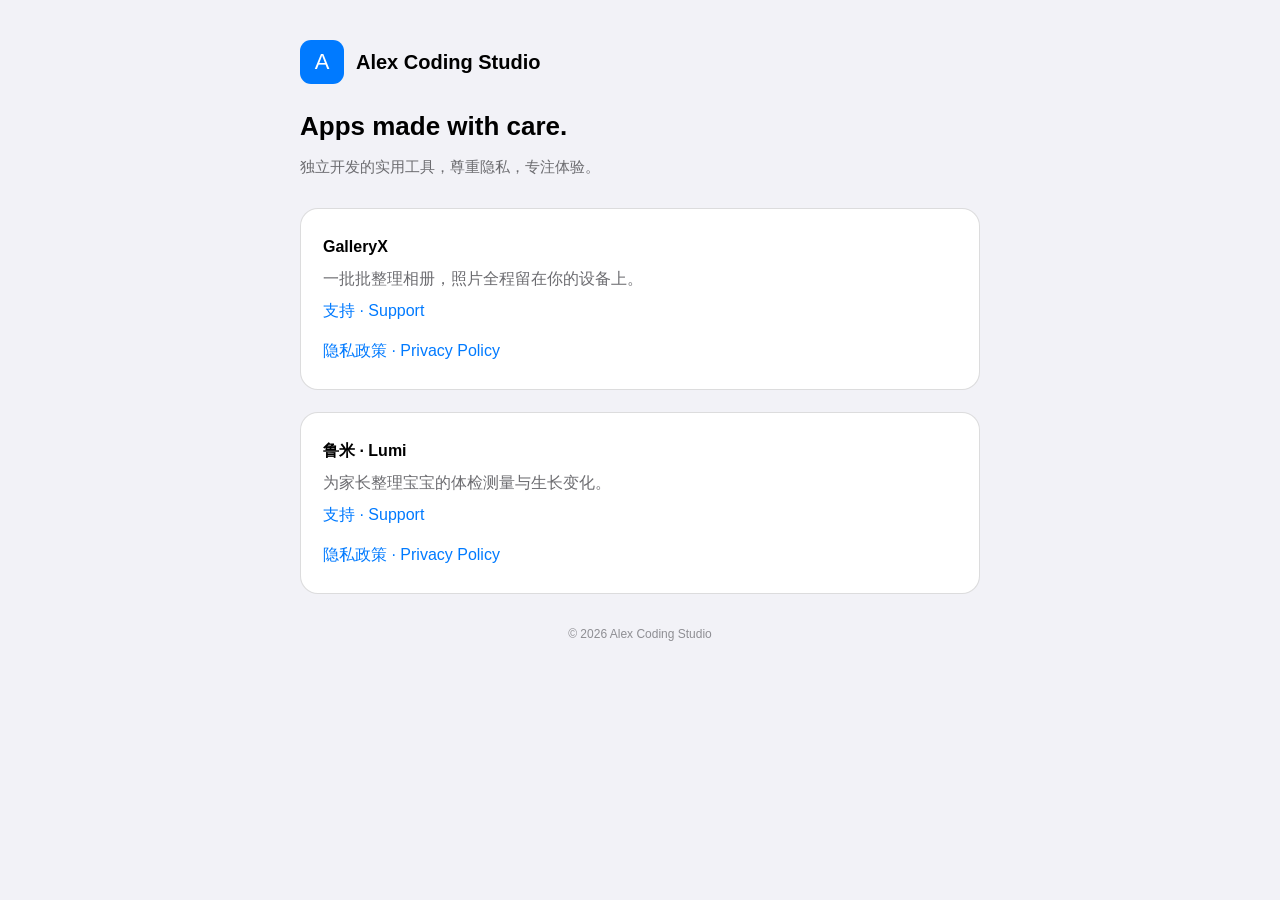
<file: index.html>
<!doctype html>
<html lang="zh">
<head>
  <meta charset="utf-8">
  <meta name="viewport" content="width=device-width, initial-scale=1">
  <title>Alex Coding Studio</title>
  <link rel="stylesheet" href="/assets/site.css">
</head>
<body>
  <main class="wrap">
    <div class="brand"><div class="mark">A</div><b>Alex Coding Studio</b></div>
    <h1>Apps made with care.</h1>
    <p class="sub">独立开发的实用工具，尊重隐私，专注体验。</p>

    <section class="card">
      <h2>GalleryX</h2>
      <p>一批批整理相册，照片全程留在你的设备上。</p>
      <div class="links">
        <a href="/galleryx/support/">支持 · Support</a>
        <a href="/galleryx/privacy/">隐私政策 · Privacy Policy</a>
      </div>
    </section>

    <section class="card">
      <h2>鲁米 · Lumi</h2>
      <p>为家长整理宝宝的体检测量与生长变化。</p>
      <div class="links">
        <a href="/lumi/support/">支持 · Support</a>
        <a href="/lumi/privacy/">隐私政策 · Privacy Policy</a>
      </div>
    </section>

    <footer>© 2026 Alex Coding Studio</footer>
  </main>
</body>
</html>
</file>
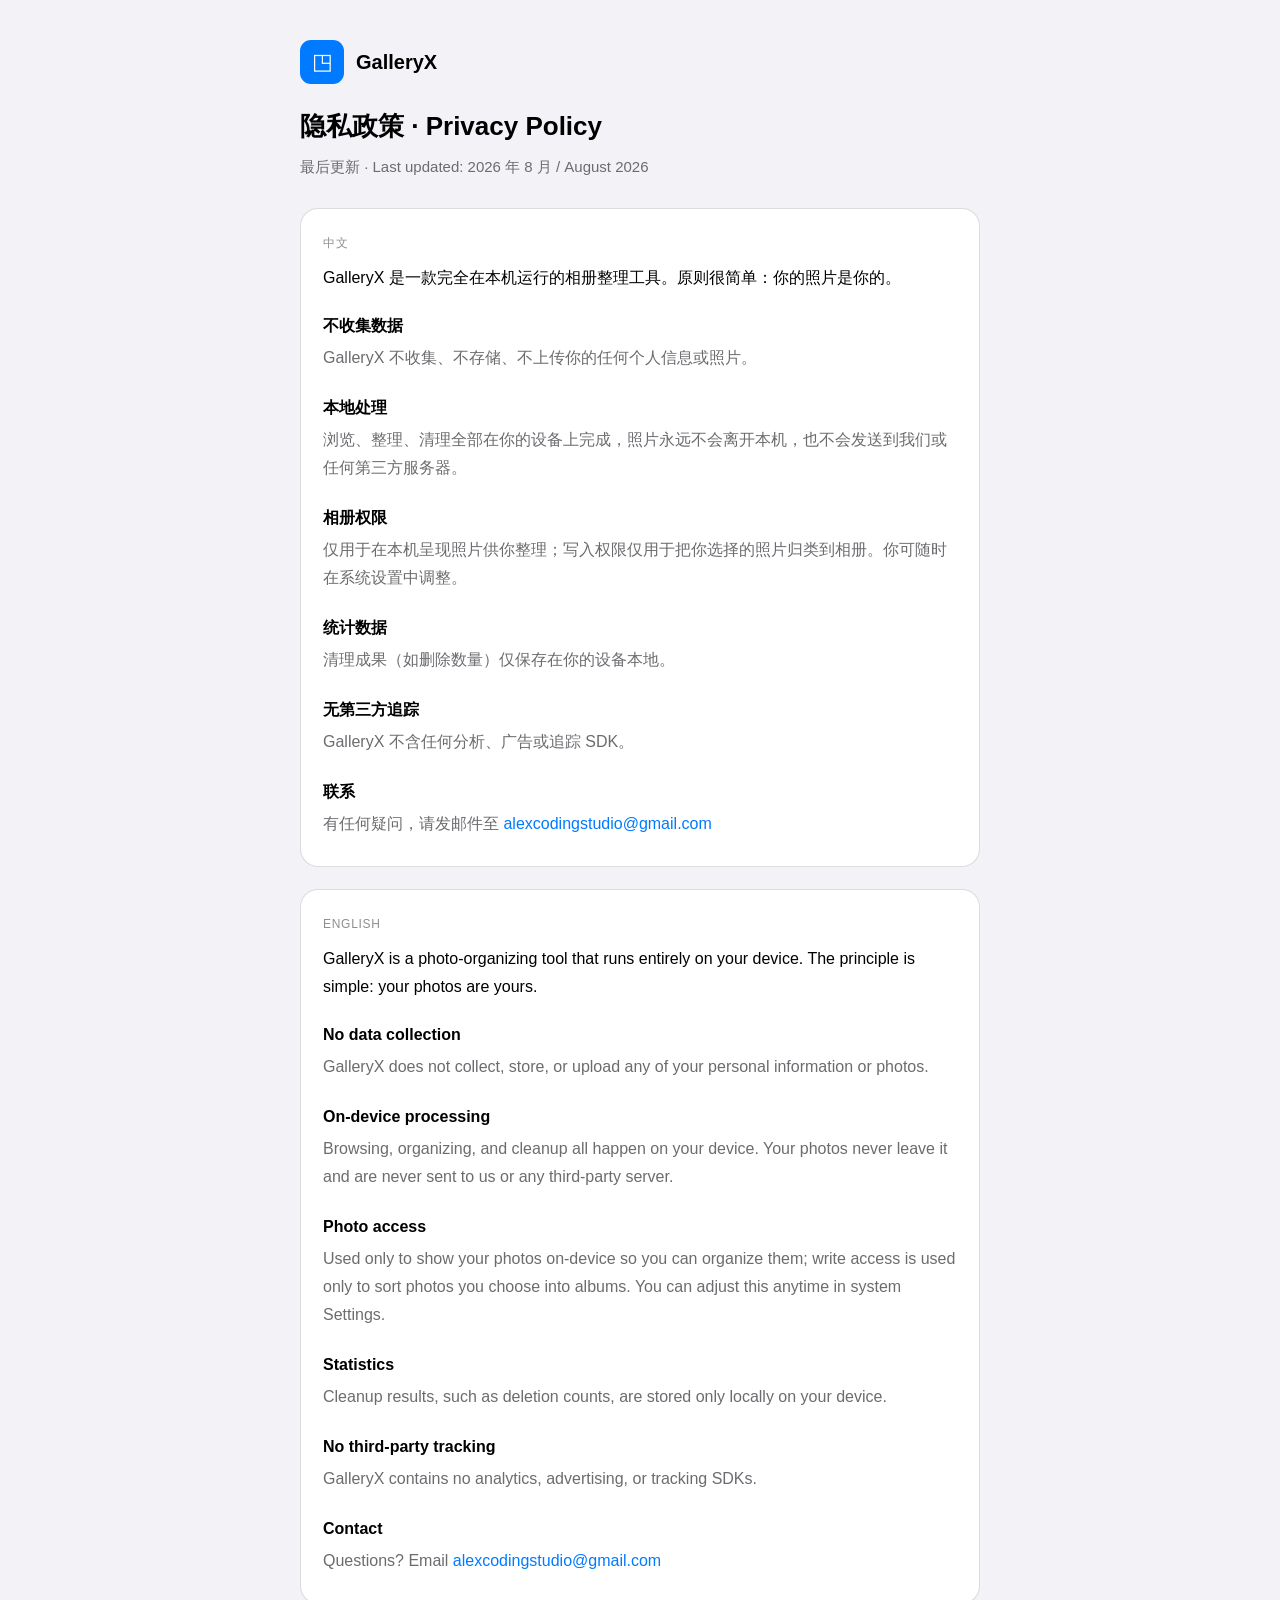
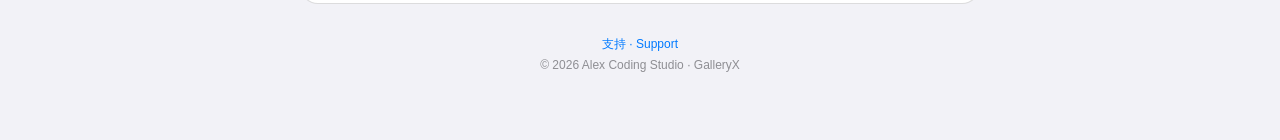
<file: galleryx/privacy/index.html>
<!doctype html>
<html lang="zh">
<head>
  <meta charset="utf-8">
  <meta name="viewport" content="width=device-width, initial-scale=1">
  <title>GalleryX 隐私政策 · Privacy Policy</title>
  <link rel="stylesheet" href="/assets/site.css">
</head>
<body>
  <main class="wrap">
    <div class="brand"><div class="mark">◳</div><b>GalleryX</b></div>
    <h1>隐私政策 · Privacy Policy</h1>
    <p class="sub">最后更新 · Last updated: 2026 年 8 月 / August 2026</p>

    <section class="card">
      <p class="lang">中文</p>
      <p class="lead">GalleryX 是一款完全在本机运行的相册整理工具。原则很简单：你的照片是你的。</p>

      <h2>不收集数据</h2>
      <p>GalleryX 不收集、不存储、不上传你的任何个人信息或照片。</p>

      <h2>本地处理</h2>
      <p>浏览、整理、清理全部在你的设备上完成，照片永远不会离开本机，也不会发送到我们或任何第三方服务器。</p>

      <h2>相册权限</h2>
      <p>仅用于在本机呈现照片供你整理；写入权限仅用于把你选择的照片归类到相册。你可随时在系统设置中调整。</p>

      <h2>统计数据</h2>
      <p>清理成果（如删除数量）仅保存在你的设备本地。</p>

      <h2>无第三方追踪</h2>
      <p>GalleryX 不含任何分析、广告或追踪 SDK。</p>

      <h2>联系</h2>
      <p>有任何疑问，请发邮件至 <a href="mailto:alexcodingstudio@gmail.com">alexcodingstudio@gmail.com</a></p>
    </section>

    <section class="card">
      <p class="lang">English</p>
      <p class="lead">GalleryX is a photo-organizing tool that runs entirely on your device. The principle is simple: your photos are yours.</p>

      <h2>No data collection</h2>
      <p>GalleryX does not collect, store, or upload any of your personal information or photos.</p>

      <h2>On-device processing</h2>
      <p>Browsing, organizing, and cleanup all happen on your device. Your photos never leave it and are never sent to us or any third-party server.</p>

      <h2>Photo access</h2>
      <p>Used only to show your photos on-device so you can organize them; write access is used only to sort photos you choose into albums. You can adjust this anytime in system Settings.</p>

      <h2>Statistics</h2>
      <p>Cleanup results, such as deletion counts, are stored only locally on your device.</p>

      <h2>No third-party tracking</h2>
      <p>GalleryX contains no analytics, advertising, or tracking SDKs.</p>

      <h2>Contact</h2>
      <p>Questions? Email <a href="mailto:alexcodingstudio@gmail.com">alexcodingstudio@gmail.com</a></p>
    </section>

    <footer><a href="../support/">支持 · Support</a><br>© 2026 Alex Coding Studio · GalleryX</footer>
  </main>
</body>
</html>
</file>
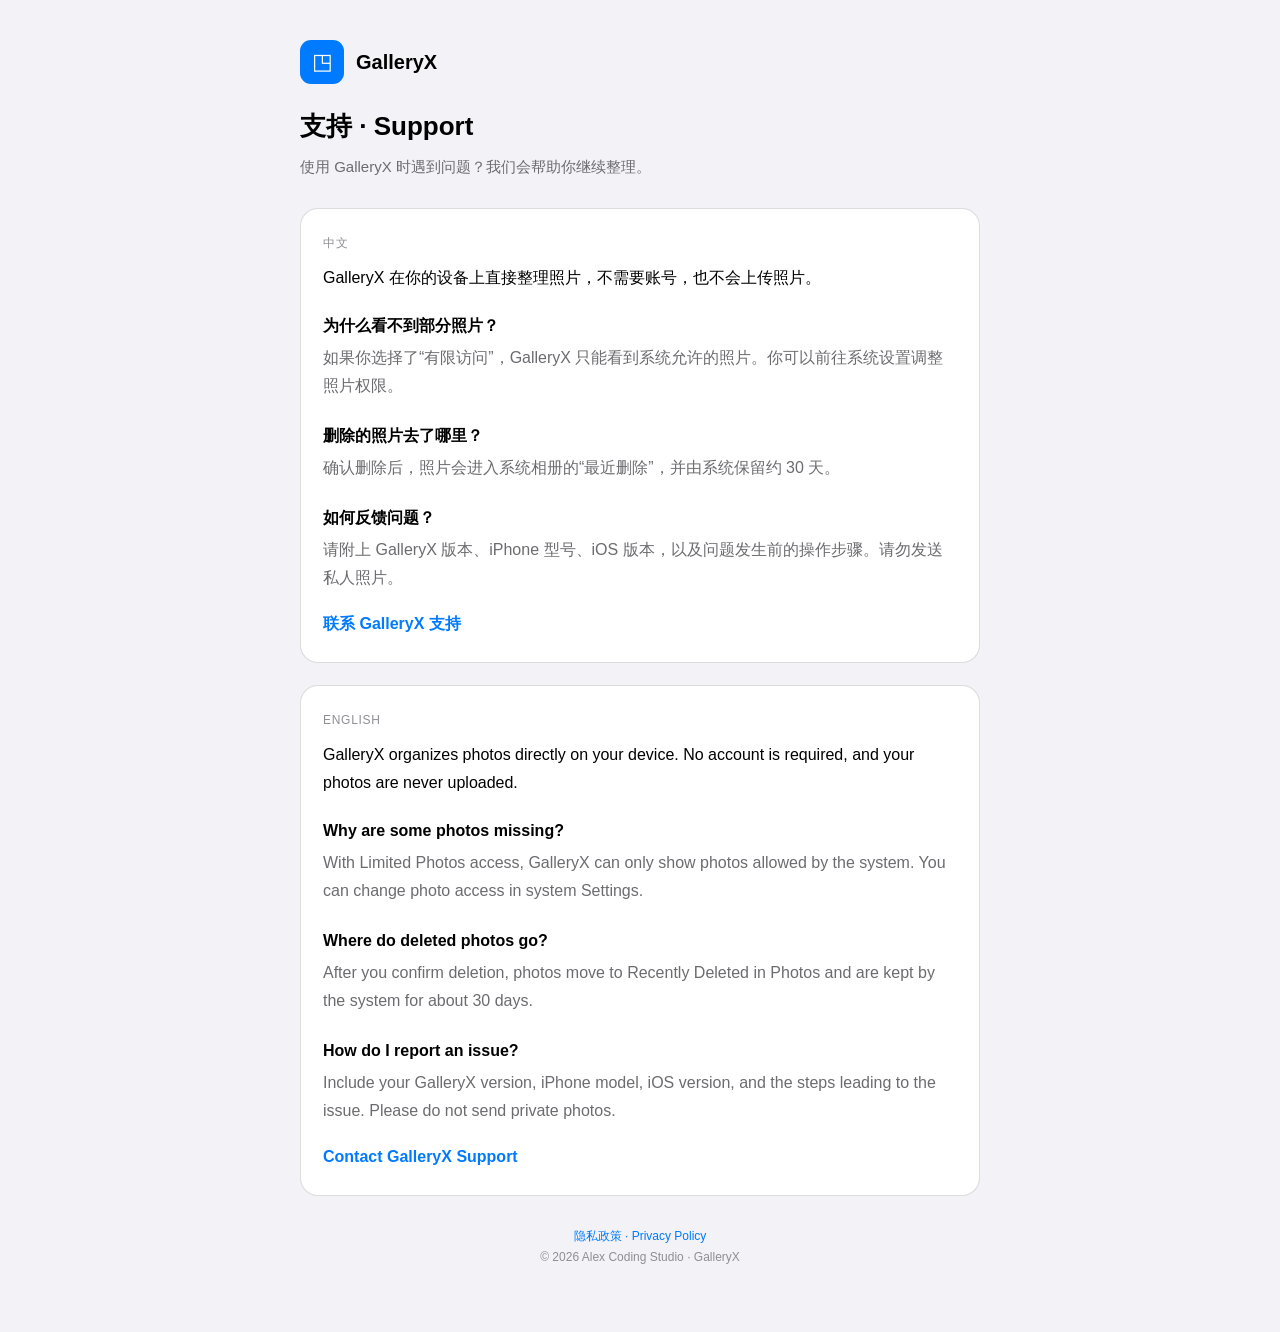
<file: galleryx/support/index.html>
<!doctype html>
<html lang="zh">
<head>
  <meta charset="utf-8">
  <meta name="viewport" content="width=device-width, initial-scale=1">
  <title>GalleryX 支持 · Support</title>
  <link rel="stylesheet" href="/assets/site.css">
</head>
<body>
  <main class="wrap">
    <div class="brand"><div class="mark">◳</div><b>GalleryX</b></div>
    <h1>支持 · Support</h1>
    <p class="sub">使用 GalleryX 时遇到问题？我们会帮助你继续整理。</p>

    <section class="card">
      <p class="lang">中文</p>
      <p class="lead">GalleryX 在你的设备上直接整理照片，不需要账号，也不会上传照片。</p>

      <h2>为什么看不到部分照片？</h2>
      <p>如果你选择了“有限访问”，GalleryX 只能看到系统允许的照片。你可以前往系统设置调整照片权限。</p>

      <h2>删除的照片去了哪里？</h2>
      <p>确认删除后，照片会进入系统相册的“最近删除”，并由系统保留约 30 天。</p>

      <h2>如何反馈问题？</h2>
      <p>请附上 GalleryX 版本、iPhone 型号、iOS 版本，以及问题发生前的操作步骤。请勿发送私人照片。</p>
      <a class="contact" href="mailto:alexcodingstudio@gmail.com?subject=GalleryX%20支持">联系 GalleryX 支持</a>
    </section>

    <section class="card">
      <p class="lang">English</p>
      <p class="lead">GalleryX organizes photos directly on your device. No account is required, and your photos are never uploaded.</p>

      <h2>Why are some photos missing?</h2>
      <p>With Limited Photos access, GalleryX can only show photos allowed by the system. You can change photo access in system Settings.</p>

      <h2>Where do deleted photos go?</h2>
      <p>After you confirm deletion, photos move to Recently Deleted in Photos and are kept by the system for about 30 days.</p>

      <h2>How do I report an issue?</h2>
      <p>Include your GalleryX version, iPhone model, iOS version, and the steps leading to the issue. Please do not send private photos.</p>
      <a class="contact" href="mailto:alexcodingstudio@gmail.com?subject=GalleryX%20Support">Contact GalleryX Support</a>
    </section>

    <footer><a href="../privacy/">隐私政策 · Privacy Policy</a><br>© 2026 Alex Coding Studio · GalleryX</footer>
  </main>
</body>
</html>
</file>
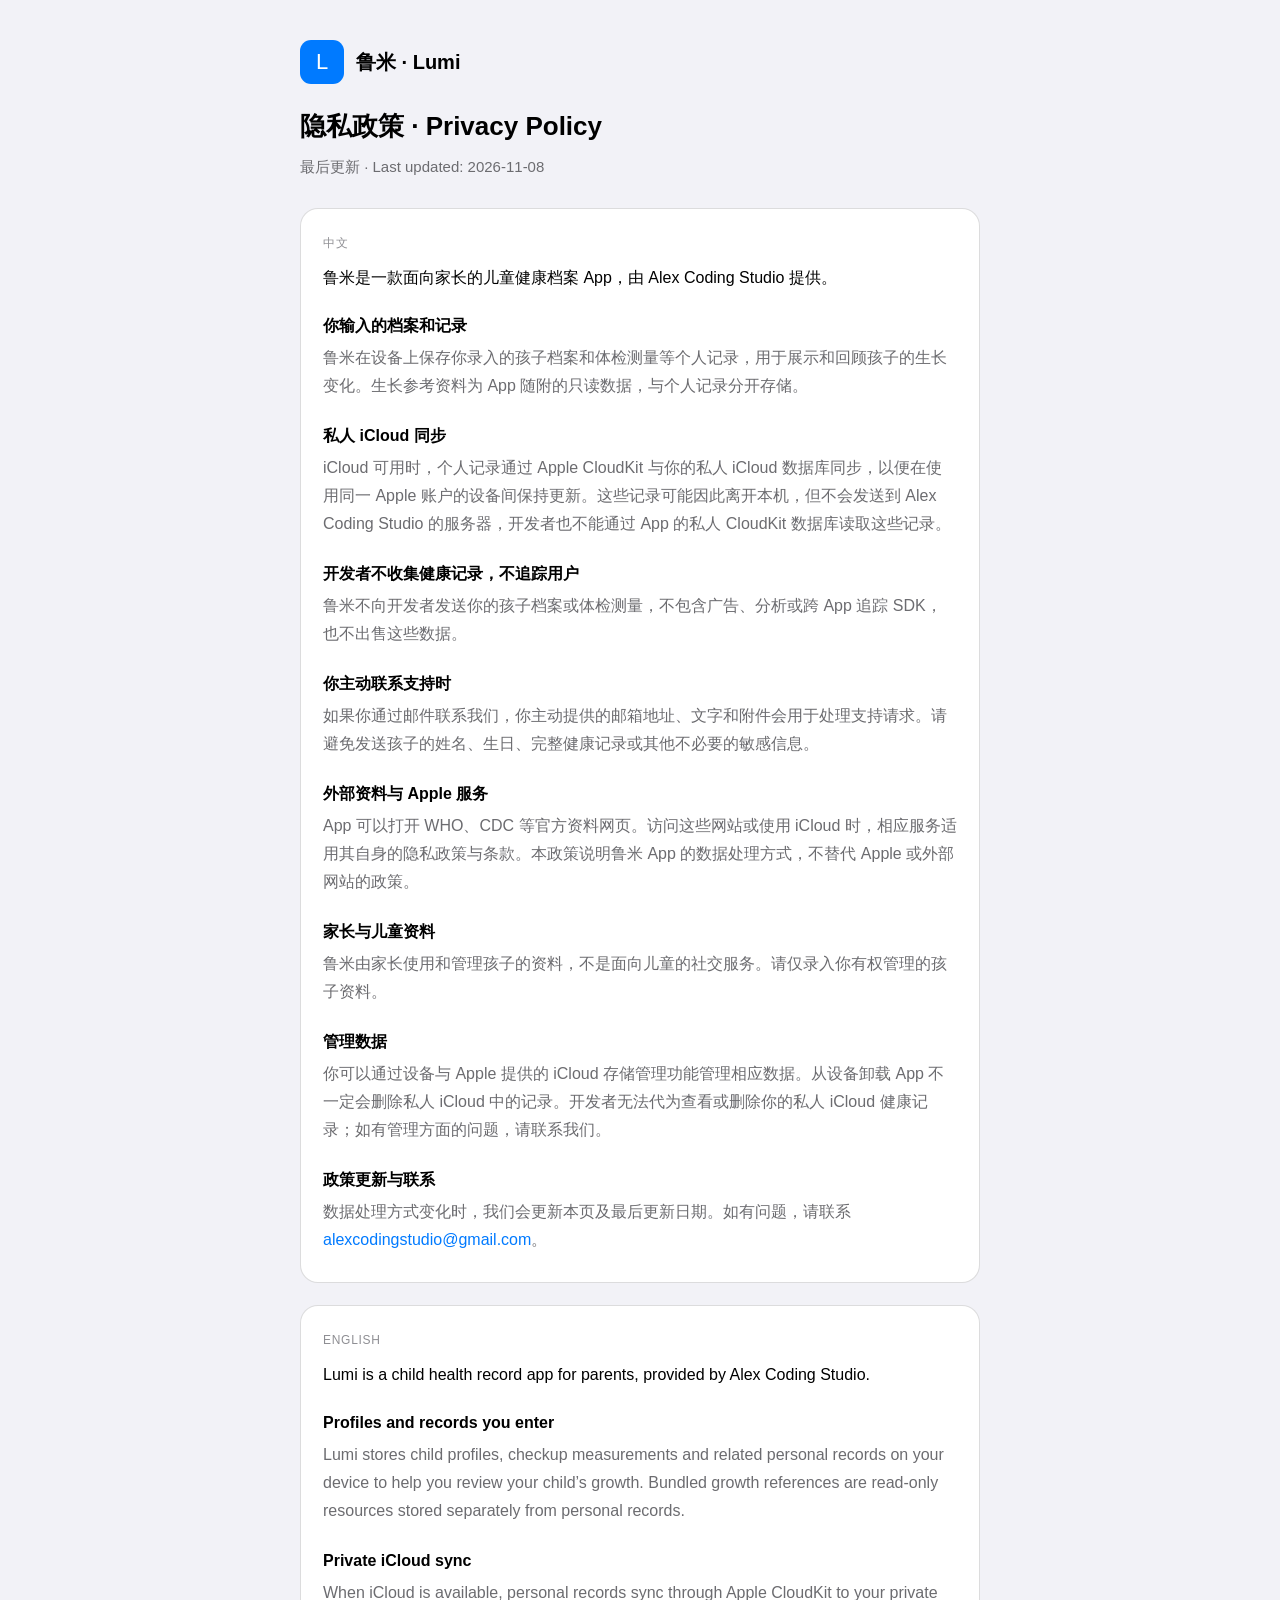
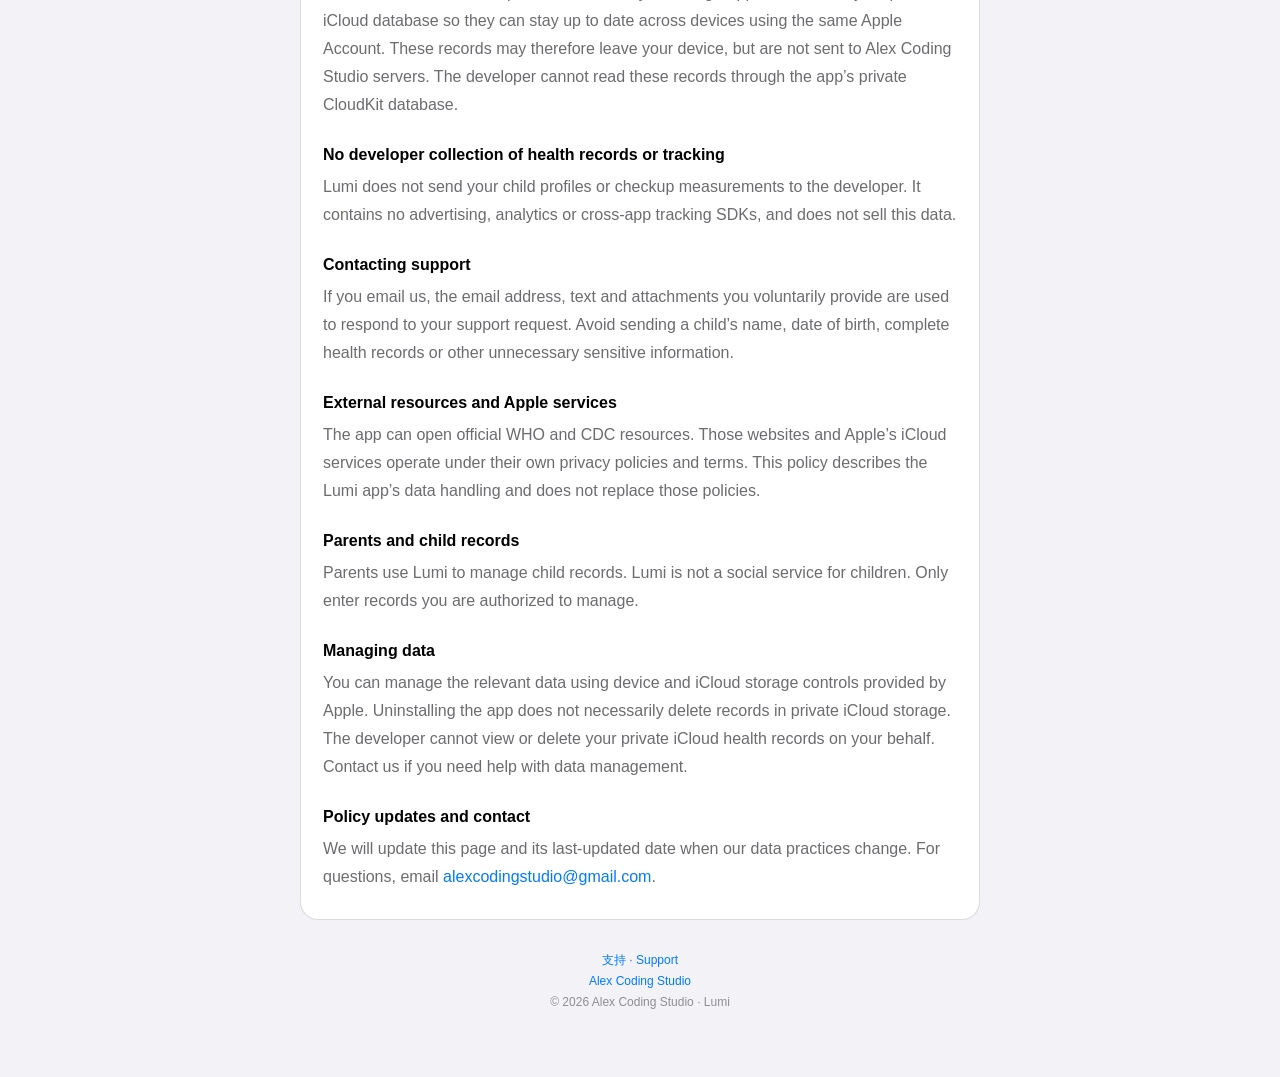
<file: lumi/privacy/index.html>
<!doctype html>
<html lang="zh-Hans">
<head>
  <meta charset="utf-8">
  <meta name="viewport" content="width=device-width, initial-scale=1">
  <title>鲁米 Lumi 隐私政策 · Privacy Policy</title>
  <meta name="description" content="鲁米 Lumi 的隐私政策：本机健康档案、私人 iCloud 同步与支持联系。">
  <link rel="stylesheet" href="/assets/site.css">
</head>
<body>
  <main class="wrap">
    <div class="brand"><div class="mark" aria-hidden="true">L</div><b>鲁米 · Lumi</b></div>
    <h1>隐私政策 · Privacy Policy</h1>
    <p class="sub">最后更新 · Last updated: 2026-11-08</p>

    <section class="card" lang="zh-Hans" aria-label="中文隐私政策">
      <p class="lang">中文</p>
      <p class="lead">鲁米是一款面向家长的儿童健康档案 App，由 Alex Coding Studio 提供。</p>

      <h2>你输入的档案和记录</h2>
      <p>鲁米在设备上保存你录入的孩子档案和体检测量等个人记录，用于展示和回顾孩子的生长变化。生长参考资料为 App 随附的只读数据，与个人记录分开存储。</p>

      <h2>私人 iCloud 同步</h2>
      <p>iCloud 可用时，个人记录通过 Apple CloudKit 与你的私人 iCloud 数据库同步，以便在使用同一 Apple 账户的设备间保持更新。这些记录可能因此离开本机，但不会发送到 Alex Coding Studio 的服务器，开发者也不能通过 App 的私人 CloudKit 数据库读取这些记录。</p>

      <h2>开发者不收集健康记录，不追踪用户</h2>
      <p>鲁米不向开发者发送你的孩子档案或体检测量，不包含广告、分析或跨 App 追踪 SDK，也不出售这些数据。</p>

      <h2>你主动联系支持时</h2>
      <p>如果你通过邮件联系我们，你主动提供的邮箱地址、文字和附件会用于处理支持请求。请避免发送孩子的姓名、生日、完整健康记录或其他不必要的敏感信息。</p>

      <h2>外部资料与 Apple 服务</h2>
      <p>App 可以打开 WHO、CDC 等官方资料网页。访问这些网站或使用 iCloud 时，相应服务适用其自身的隐私政策与条款。本政策说明鲁米 App 的数据处理方式，不替代 Apple 或外部网站的政策。</p>

      <h2>家长与儿童资料</h2>
      <p>鲁米由家长使用和管理孩子的资料，不是面向儿童的社交服务。请仅录入你有权管理的孩子资料。</p>

      <h2>管理数据</h2>
      <p>你可以通过设备与 Apple 提供的 iCloud 存储管理功能管理相应数据。从设备卸载 App 不一定会删除私人 iCloud 中的记录。开发者无法代为查看或删除你的私人 iCloud 健康记录；如有管理方面的问题，请联系我们。</p>

      <h2>政策更新与联系</h2>
      <p>数据处理方式变化时，我们会更新本页及最后更新日期。如有问题，请联系 <a href="mailto:alexcodingstudio@gmail.com">alexcodingstudio@gmail.com</a>。</p>
    </section>

    <section class="card" lang="en" aria-label="English privacy policy">
      <p class="lang">English</p>
      <p class="lead">Lumi is a child health record app for parents, provided by Alex Coding Studio.</p>

      <h2>Profiles and records you enter</h2>
      <p>Lumi stores child profiles, checkup measurements and related personal records on your device to help you review your child’s growth. Bundled growth references are read-only resources stored separately from personal records.</p>

      <h2>Private iCloud sync</h2>
      <p>When iCloud is available, personal records sync through Apple CloudKit to your private iCloud database so they can stay up to date across devices using the same Apple Account. These records may therefore leave your device, but are not sent to Alex Coding Studio servers. The developer cannot read these records through the app’s private CloudKit database.</p>

      <h2>No developer collection of health records or tracking</h2>
      <p>Lumi does not send your child profiles or checkup measurements to the developer. It contains no advertising, analytics or cross-app tracking SDKs, and does not sell this data.</p>

      <h2>Contacting support</h2>
      <p>If you email us, the email address, text and attachments you voluntarily provide are used to respond to your support request. Avoid sending a child’s name, date of birth, complete health records or other unnecessary sensitive information.</p>

      <h2>External resources and Apple services</h2>
      <p>The app can open official WHO and CDC resources. Those websites and Apple’s iCloud services operate under their own privacy policies and terms. This policy describes the Lumi app’s data handling and does not replace those policies.</p>

      <h2>Parents and child records</h2>
      <p>Parents use Lumi to manage child records. Lumi is not a social service for children. Only enter records you are authorized to manage.</p>

      <h2>Managing data</h2>
      <p>You can manage the relevant data using device and iCloud storage controls provided by Apple. Uninstalling the app does not necessarily delete records in private iCloud storage. The developer cannot view or delete your private iCloud health records on your behalf. Contact us if you need help with data management.</p>

      <h2>Policy updates and contact</h2>
      <p>We will update this page and its last-updated date when our data practices change. For questions, email <a href="mailto:alexcodingstudio@gmail.com">alexcodingstudio@gmail.com</a>.</p>
    </section>

    <footer><a href="../support/">支持 · Support</a><br><a href="/">Alex Coding Studio</a><br>© 2026 Alex Coding Studio · Lumi</footer>
  </main>
</body>
</html>
</file>
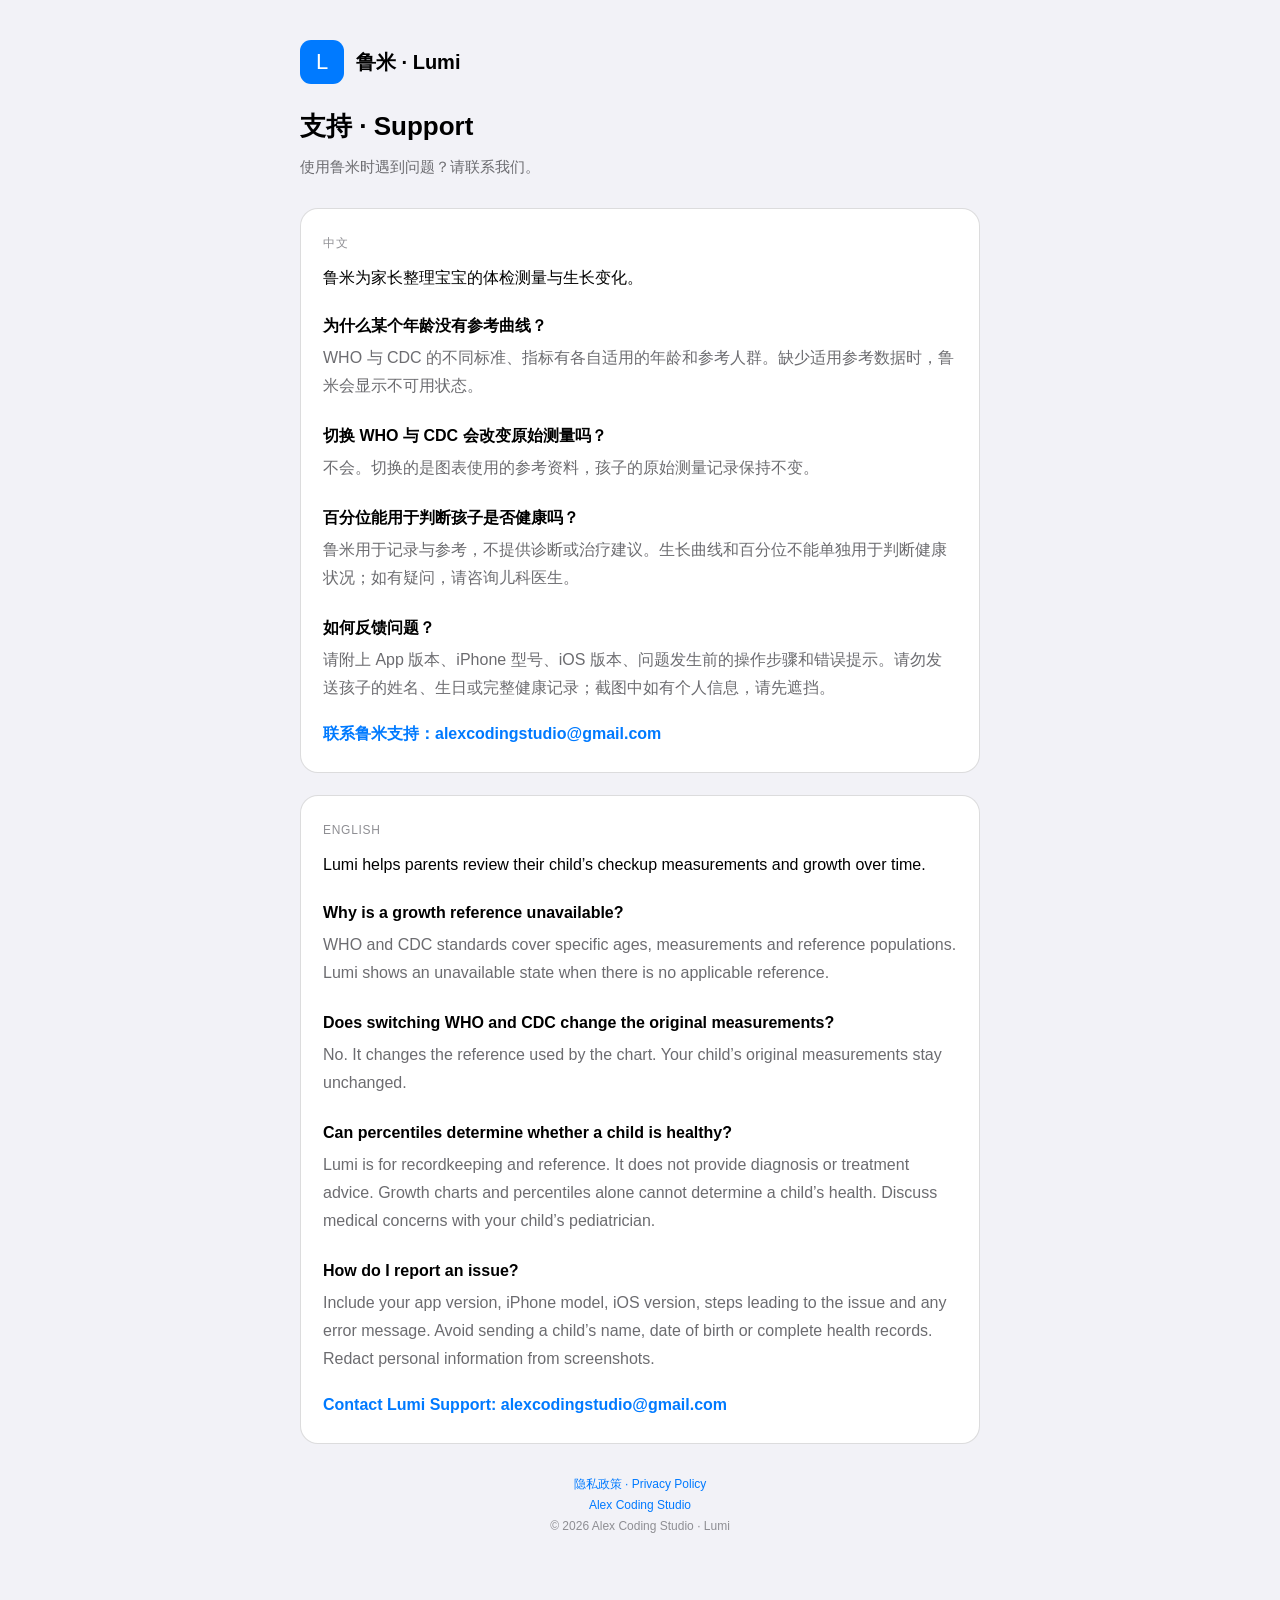
<file: lumi/support/index.html>
<!doctype html>
<html lang="zh-Hans">
<head>
  <meta charset="utf-8">
  <meta name="viewport" content="width=device-width, initial-scale=1">
  <title>鲁米 Lumi 支持 · Support</title>
  <meta name="description" content="鲁米 Lumi 的中英文支持信息：生长参考、体检测量与问题反馈。">
  <link rel="stylesheet" href="/assets/site.css">
</head>
<body>
  <main class="wrap">
    <div class="brand"><div class="mark" aria-hidden="true">L</div><b>鲁米 · Lumi</b></div>
    <h1>支持 · Support</h1>
    <p class="sub">使用鲁米时遇到问题？请联系我们。</p>

    <section class="card" lang="zh-Hans" aria-label="中文支持">
      <p class="lang">中文</p>
      <p class="lead">鲁米为家长整理宝宝的体检测量与生长变化。</p>

      <h2>为什么某个年龄没有参考曲线？</h2>
      <p>WHO 与 CDC 的不同标准、指标有各自适用的年龄和参考人群。缺少适用参考数据时，鲁米会显示不可用状态。</p>

      <h2>切换 WHO 与 CDC 会改变原始测量吗？</h2>
      <p>不会。切换的是图表使用的参考资料，孩子的原始测量记录保持不变。</p>

      <h2>百分位能用于判断孩子是否健康吗？</h2>
      <p>鲁米用于记录与参考，不提供诊断或治疗建议。生长曲线和百分位不能单独用于判断健康状况；如有疑问，请咨询儿科医生。</p>

      <h2>如何反馈问题？</h2>
      <p>请附上 App 版本、iPhone 型号、iOS 版本、问题发生前的操作步骤和错误提示。请勿发送孩子的姓名、生日或完整健康记录；截图中如有个人信息，请先遮挡。</p>
      <a class="contact" href="mailto:alexcodingstudio@gmail.com?subject=Lumi%20Support">联系鲁米支持：alexcodingstudio@gmail.com</a>
    </section>

    <section class="card" lang="en" aria-label="English support">
      <p class="lang">English</p>
      <p class="lead">Lumi helps parents review their child’s checkup measurements and growth over time.</p>

      <h2>Why is a growth reference unavailable?</h2>
      <p>WHO and CDC standards cover specific ages, measurements and reference populations. Lumi shows an unavailable state when there is no applicable reference.</p>

      <h2>Does switching WHO and CDC change the original measurements?</h2>
      <p>No. It changes the reference used by the chart. Your child’s original measurements stay unchanged.</p>

      <h2>Can percentiles determine whether a child is healthy?</h2>
      <p>Lumi is for recordkeeping and reference. It does not provide diagnosis or treatment advice. Growth charts and percentiles alone cannot determine a child’s health. Discuss medical concerns with your child’s pediatrician.</p>

      <h2>How do I report an issue?</h2>
      <p>Include your app version, iPhone model, iOS version, steps leading to the issue and any error message. Avoid sending a child’s name, date of birth or complete health records. Redact personal information from screenshots.</p>
      <a class="contact" href="mailto:alexcodingstudio@gmail.com?subject=Lumi%20Support">Contact Lumi Support: alexcodingstudio@gmail.com</a>
    </section>

    <footer><a href="../privacy/">隐私政策 · Privacy Policy</a><br><a href="/">Alex Coding Studio</a><br>© 2026 Alex Coding Studio · Lumi</footer>
  </main>
</body>
</html>
</file>
<file: assets/site.css>
:root {
  color-scheme: light dark;
  --paper: #f2f2f7;
  --surface: #ffffff;
  --ink: #000000;
  --muted: #6c6c70;
  --faint: #8e8e93;
  --brand: #007aff;
  --line: rgba(60, 60, 67, 0.18);
}

@media (prefers-color-scheme: dark) {
  :root {
    --paper: #000000;
    --surface: #1c1c1e;
    --ink: #ffffff;
    --muted: #aeaeb2;
    --faint: #8e8e93;
    --brand: #0a84ff;
    --line: rgba(84, 84, 88, 0.65);
  }
}

* {
  box-sizing: border-box;
}

body {
  margin: 0;
  padding: 40px 20px 64px;
  background: var(--paper);
  color: var(--ink);
  font: 16px/1.75 -apple-system, BlinkMacSystemFont, "Segoe UI", "PingFang SC", Roboto, sans-serif;
}

.wrap {
  max-width: 680px;
  margin: 0 auto;
}

.brand {
  display: flex;
  align-items: center;
  gap: 12px;
  margin-bottom: 8px;
}

.mark {
  display: flex;
  width: 44px;
  height: 44px;
  flex: 0 0 auto;
  align-items: center;
  justify-content: center;
  border-radius: 11px;
  background: var(--brand);
  color: #ffffff;
  font-size: 22px;
}

.brand b {
  font-size: 20px;
  font-weight: 600;
}

h1 {
  margin: 20px 0 4px;
  font-size: 26px;
  font-weight: 600;
}

.sub {
  margin: 0 0 28px;
  color: var(--muted);
  font-size: 15px;
}

.card {
  margin-bottom: 22px;
  padding: 24px 22px;
  border: 0.5px solid var(--line);
  border-radius: 18px;
  background: var(--surface);
}

.lead {
  margin: 0 0 20px;
  color: var(--ink);
}

h2 {
  margin: 22px 0 4px;
  font-size: 16px;
  font-weight: 600;
}

h2:first-of-type {
  margin-top: 0;
}

p {
  margin: 0 0 4px;
  color: var(--muted);
}

a {
  color: var(--brand);
  text-decoration: none;
}

a:hover {
  text-decoration: underline;
}

.lang {
  margin: 0 0 10px;
  color: var(--faint);
  font-size: 12px;
  letter-spacing: 0.06em;
  text-transform: uppercase;
}

.contact {
  display: inline-block;
  margin-top: 14px;
  font-weight: 600;
}

.links {
  display: grid;
  gap: 12px;
}

footer {
  margin-top: 30px;
  color: var(--faint);
  font-size: 12px;
  text-align: center;
}
</file>
